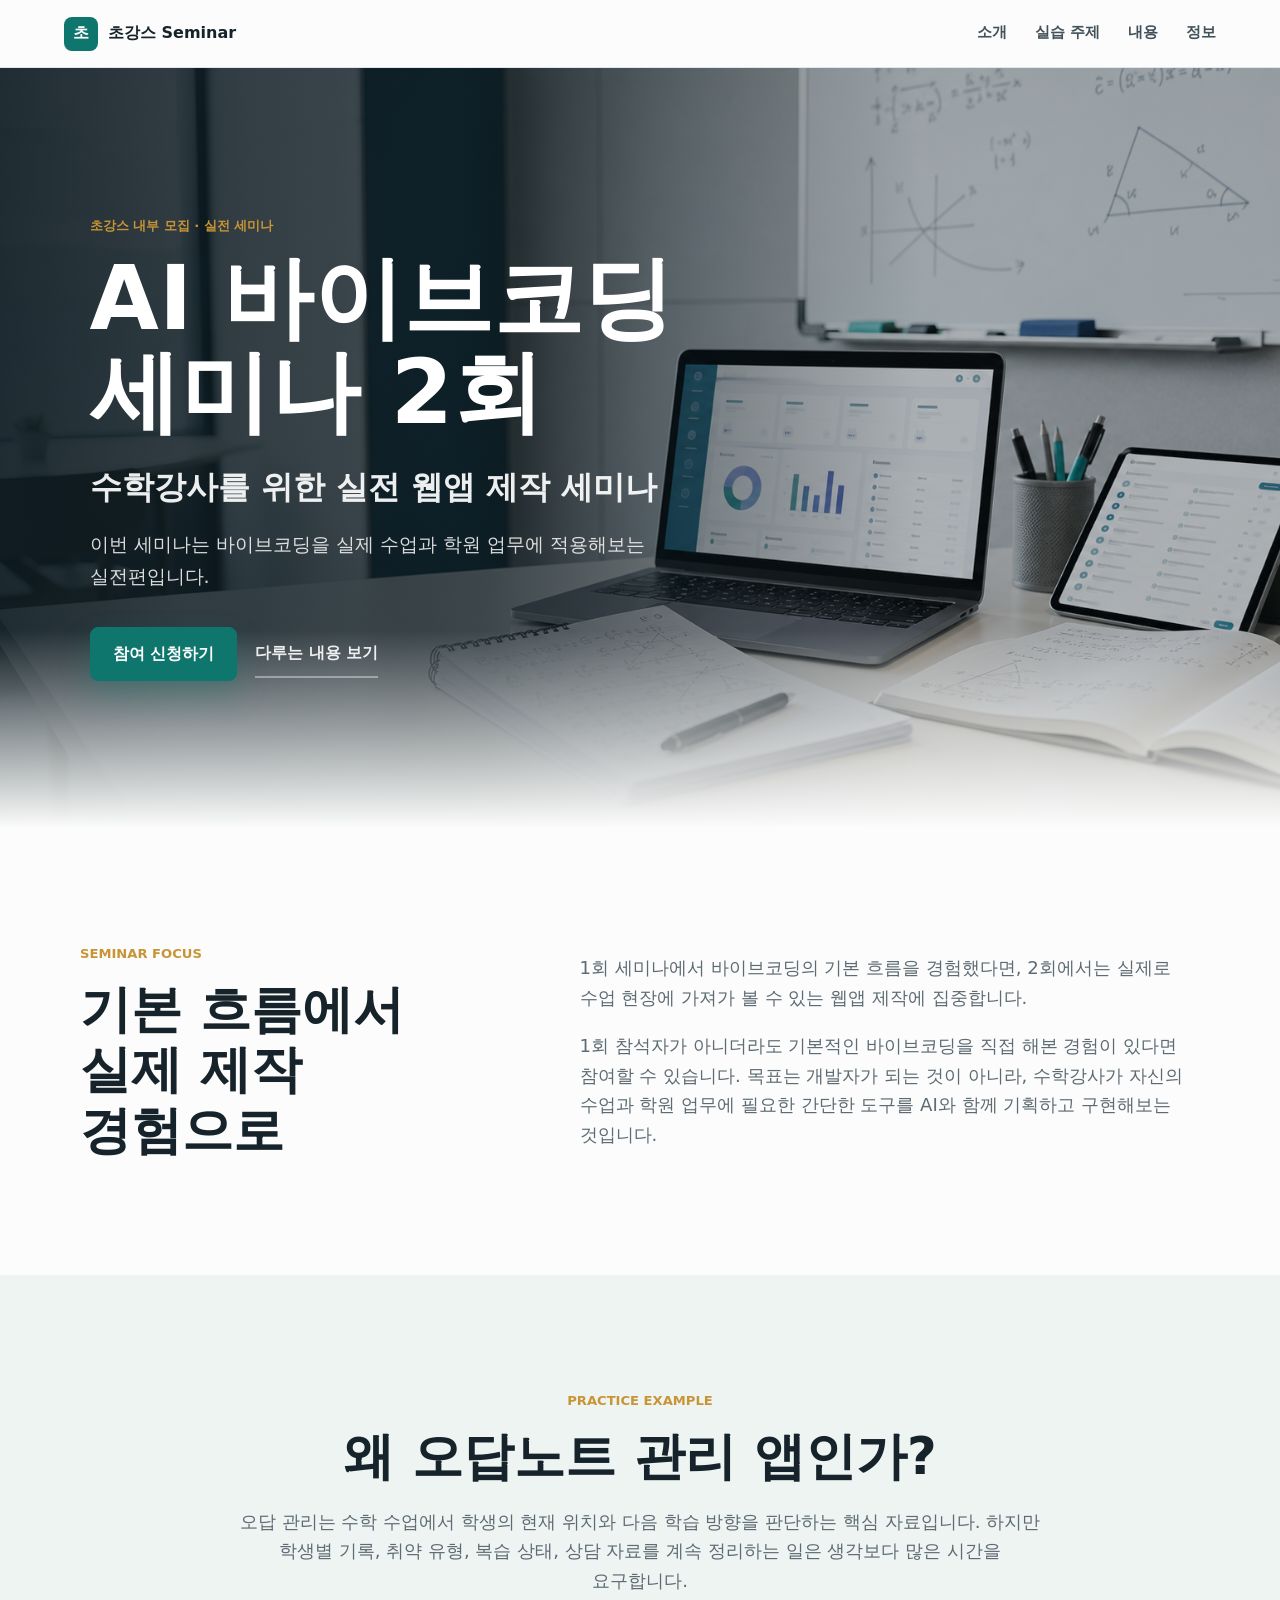
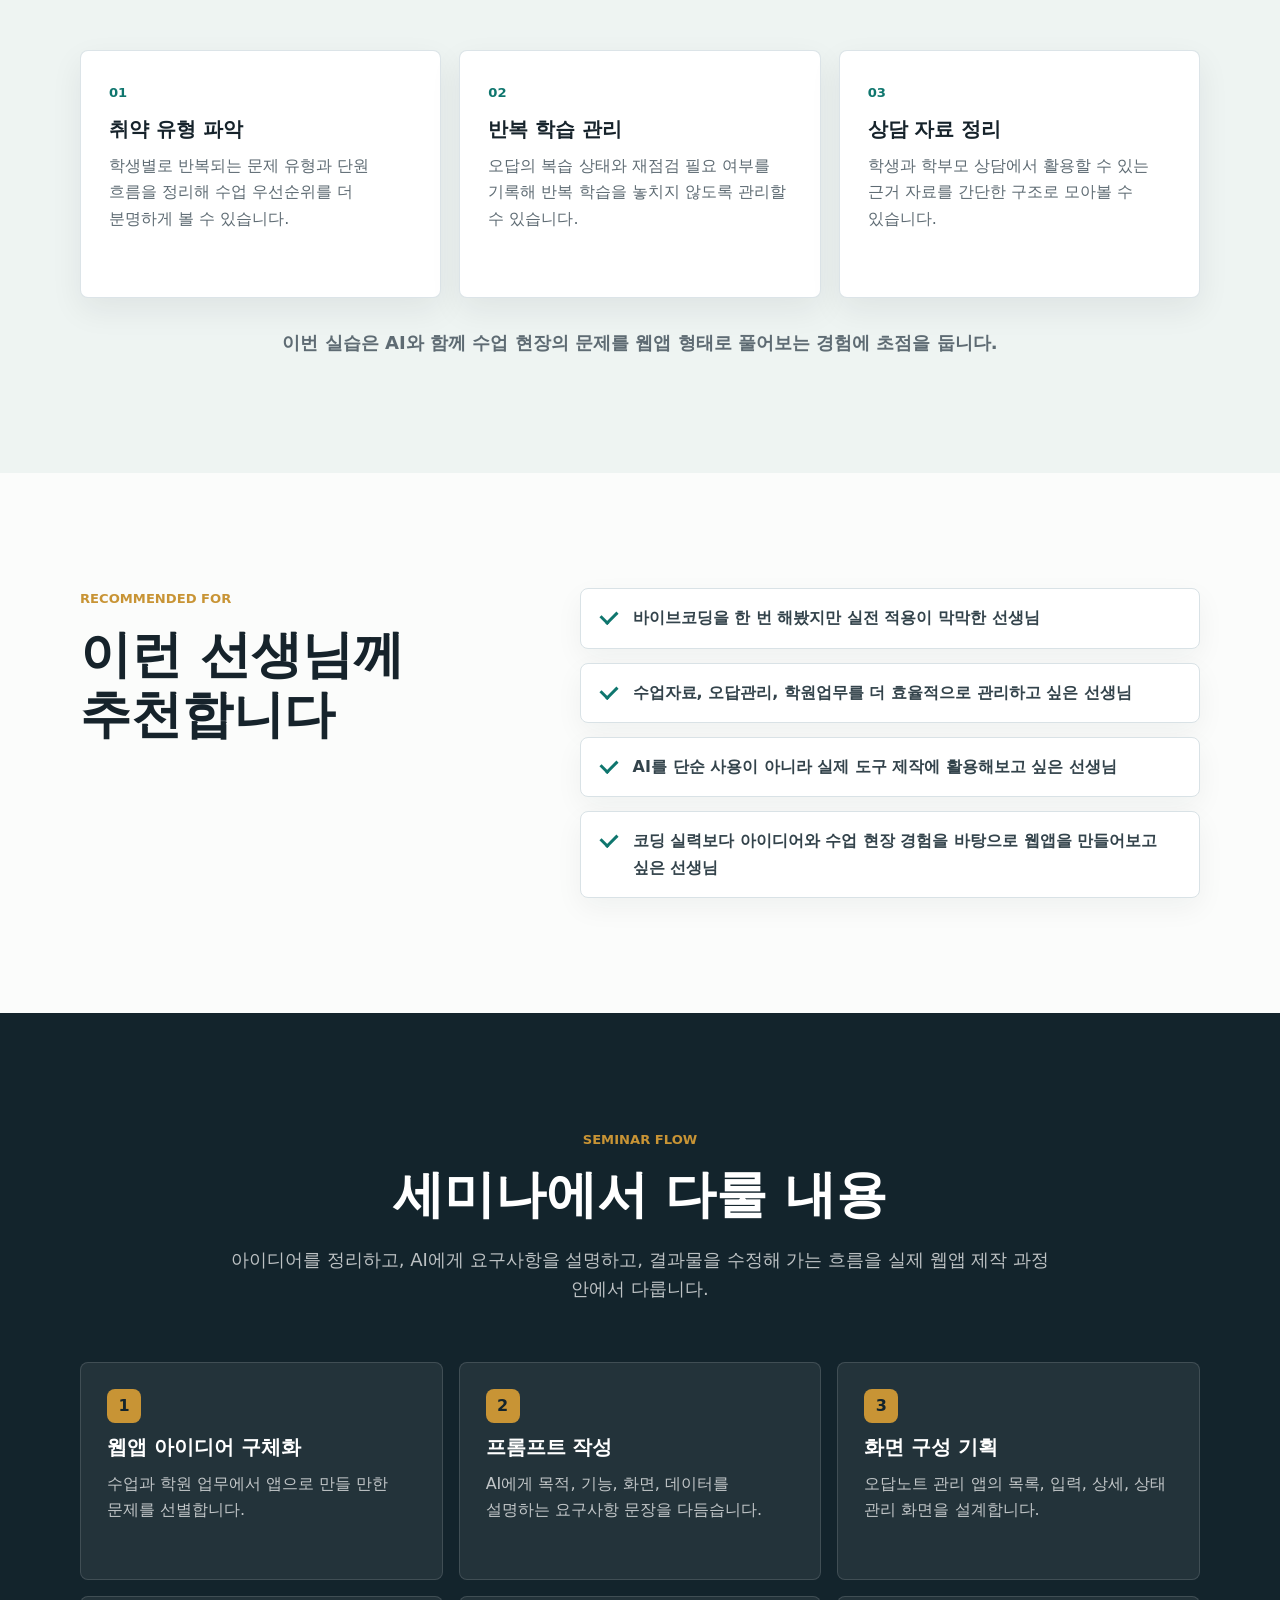
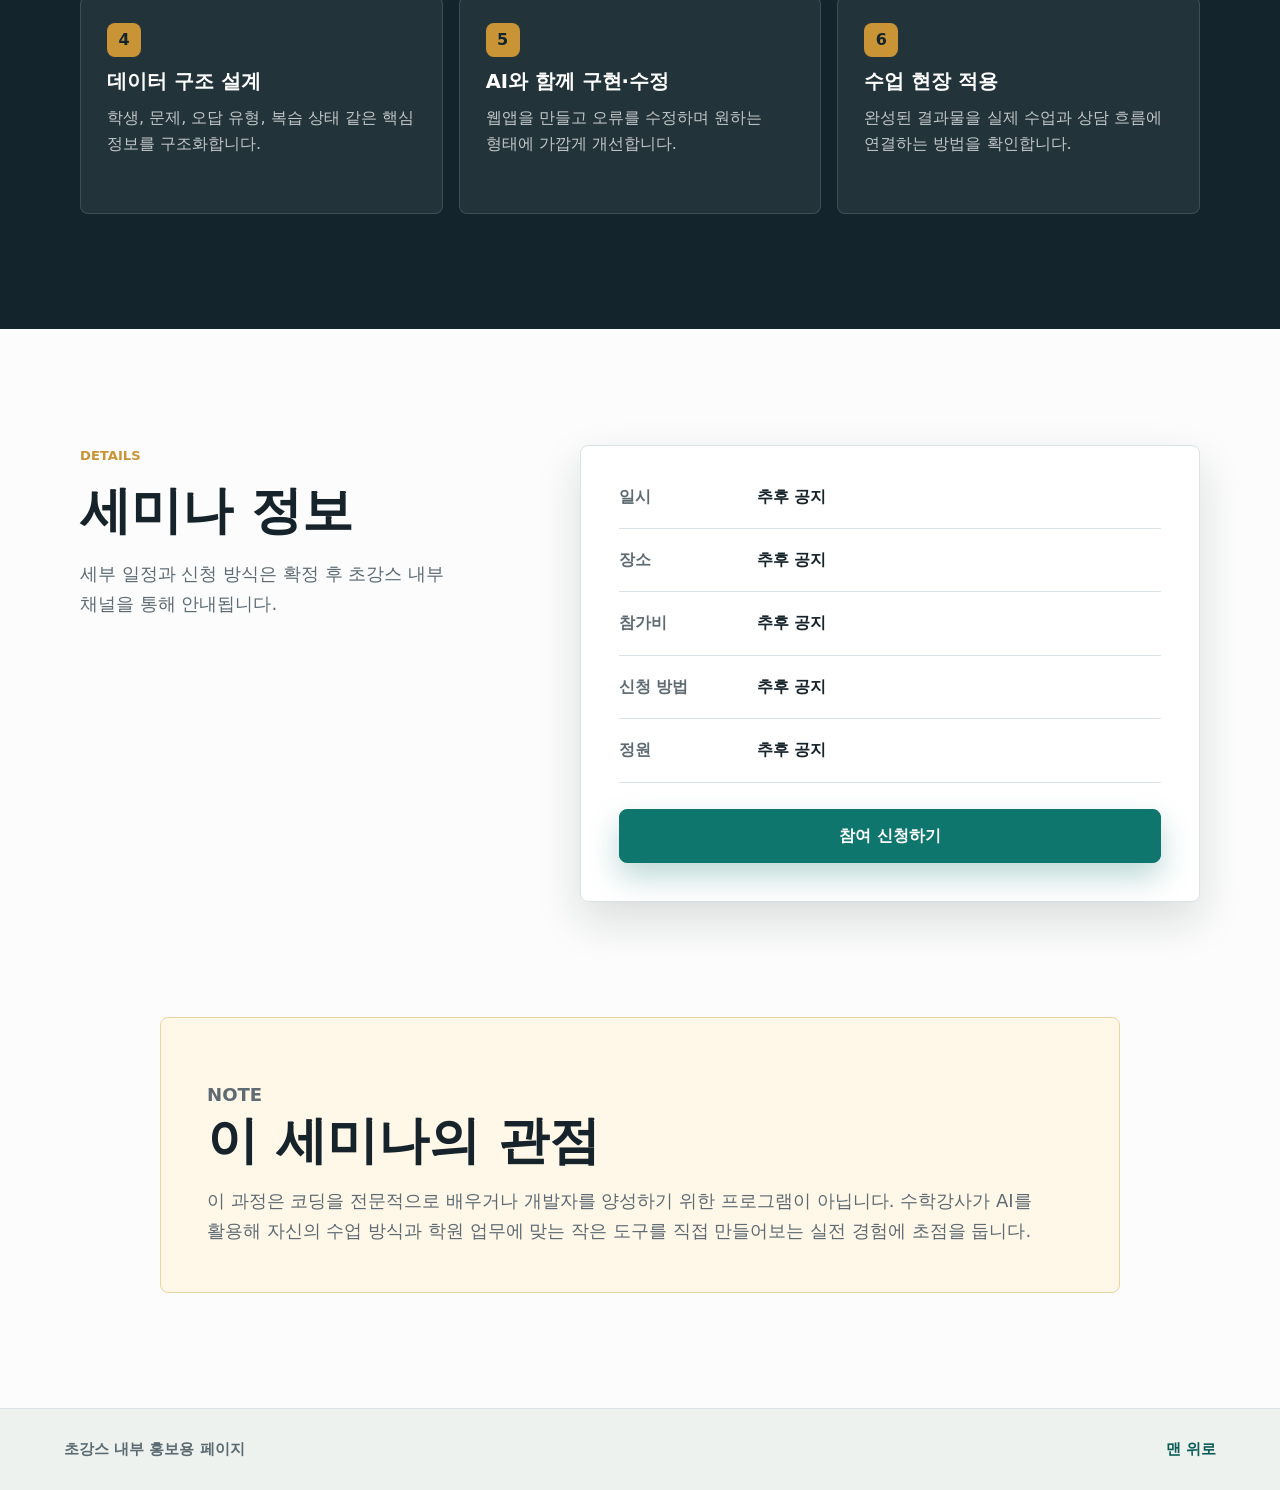
<file: index.html>
<!doctype html>
<html lang="ko">
  <head>
    <meta charset="utf-8">
    <meta name="viewport" content="width=device-width, initial-scale=1">
    <title>AI 바이브코딩 세미나 2회 | 초강스</title>
    <meta
      name="description"
      content="초강스 수학강사를 위한 AI 바이브코딩 실전 웹앱 제작 세미나 안내 페이지입니다."
    >
    <link rel="stylesheet" href="./styles.css">
  </head>
  <body>
    <header class="site-header" aria-label="페이지 상단">
      <a class="brand" href="#top" aria-label="초강스 세미나 페이지 처음으로 이동">
        <span class="brand-mark">초</span>
        <span>초강스 Seminar</span>
      </a>
      <nav class="site-nav" aria-label="주요 섹션">
        <a href="#about">소개</a>
        <a href="#why">실습 주제</a>
        <a href="#curriculum">내용</a>
        <a href="#seminar-info">정보</a>
      </nav>
    </header>

    <main id="top">
      <section class="hero" aria-labelledby="hero-title">
        <div class="hero-overlay"></div>
        <div class="hero-inner">
          <p class="eyebrow">초강스 내부 모집 · 실전 세미나</p>
          <h1 id="hero-title">AI 바이브코딩 세미나 2회</h1>
          <p class="hero-subtitle">수학강사를 위한 실전 웹앱 제작 세미나</p>
          <p class="hero-copy">
            이번 세미나는 바이브코딩을 실제 수업과 학원 업무에 적용해보는
            실전편입니다.
          </p>
          <div class="hero-actions">
            <a class="primary-button" href="#seminar-info">참여 신청하기</a>
            <a class="secondary-link" href="#curriculum">다루는 내용 보기</a>
          </div>
        </div>
      </section>

      <section id="about" class="section section-intro" aria-labelledby="about-title">
        <div class="section-grid">
          <div>
            <p class="section-kicker">Seminar Focus</p>
            <h2 id="about-title">기본 흐름에서 실제 제작 경험으로</h2>
          </div>
          <div class="section-copy">
            <p>
              1회 세미나에서 바이브코딩의 기본 흐름을 경험했다면, 2회에서는
              실제로 수업 현장에 가져가 볼 수 있는 웹앱 제작에 집중합니다.
            </p>
            <p>
              1회 참석자가 아니더라도 기본적인 바이브코딩을 직접 해본 경험이
              있다면 참여할 수 있습니다. 목표는 개발자가 되는 것이 아니라,
              수학강사가 자신의 수업과 학원 업무에 필요한 간단한 도구를 AI와
              함께 기획하고 구현해보는 것입니다.
            </p>
          </div>
        </div>
      </section>

      <section id="why" class="section section-muted" aria-labelledby="why-title">
        <div class="content-narrow">
          <p class="section-kicker">Practice Example</p>
          <h2 id="why-title">왜 오답노트 관리 앱인가?</h2>
          <p class="lead">
            오답 관리는 수학 수업에서 학생의 현재 위치와 다음 학습 방향을
            판단하는 핵심 자료입니다. 하지만 학생별 기록, 취약 유형, 복습 상태,
            상담 자료를 계속 정리하는 일은 생각보다 많은 시간을 요구합니다.
          </p>
        </div>
        <div class="feature-grid" aria-label="오답노트 관리 앱 활용 포인트">
          <article class="feature-card">
            <span class="feature-number">01</span>
            <h3>취약 유형 파악</h3>
            <p>
              학생별로 반복되는 문제 유형과 단원 흐름을 정리해 수업 우선순위를
              더 분명하게 볼 수 있습니다.
            </p>
          </article>
          <article class="feature-card">
            <span class="feature-number">02</span>
            <h3>반복 학습 관리</h3>
            <p>
              오답의 복습 상태와 재점검 필요 여부를 기록해 반복 학습을 놓치지
              않도록 관리할 수 있습니다.
            </p>
          </article>
          <article class="feature-card">
            <span class="feature-number">03</span>
            <h3>상담 자료 정리</h3>
            <p>
              학생과 학부모 상담에서 활용할 수 있는 근거 자료를 간단한 구조로
              모아볼 수 있습니다.
            </p>
          </article>
        </div>
        <p class="supporting-note">
          이번 실습은 AI와 함께 수업 현장의 문제를 웹앱 형태로 풀어보는 경험에
          초점을 둡니다.
        </p>
      </section>

      <section class="section" aria-labelledby="recommend-title">
        <div class="section-grid align-start">
          <div>
            <p class="section-kicker">Recommended For</p>
            <h2 id="recommend-title">이런 선생님께 추천합니다</h2>
          </div>
          <ul class="check-list">
            <li>바이브코딩을 한 번 해봤지만 실전 적용이 막막한 선생님</li>
            <li>수업자료, 오답관리, 학원업무를 더 효율적으로 관리하고 싶은 선생님</li>
            <li>AI를 단순 사용이 아니라 실제 도구 제작에 활용해보고 싶은 선생님</li>
            <li>코딩 실력보다 아이디어와 수업 현장 경험을 바탕으로 웹앱을 만들어보고 싶은 선생님</li>
          </ul>
        </div>
      </section>

      <section id="curriculum" class="section section-dark" aria-labelledby="curriculum-title">
        <div class="content-narrow">
          <p class="section-kicker">Seminar Flow</p>
          <h2 id="curriculum-title">세미나에서 다룰 내용</h2>
          <p class="lead">
            아이디어를 정리하고, AI에게 요구사항을 설명하고, 결과물을 수정해
            가는 흐름을 실제 웹앱 제작 과정 안에서 다룹니다.
          </p>
        </div>
        <div class="timeline" aria-label="세미나 진행 내용">
          <article class="timeline-item">
            <span>1</span>
            <h3>웹앱 아이디어 구체화</h3>
            <p>수업과 학원 업무에서 앱으로 만들 만한 문제를 선별합니다.</p>
          </article>
          <article class="timeline-item">
            <span>2</span>
            <h3>프롬프트 작성</h3>
            <p>AI에게 목적, 기능, 화면, 데이터를 설명하는 요구사항 문장을 다듬습니다.</p>
          </article>
          <article class="timeline-item">
            <span>3</span>
            <h3>화면 구성 기획</h3>
            <p>오답노트 관리 앱의 목록, 입력, 상세, 상태 관리 화면을 설계합니다.</p>
          </article>
          <article class="timeline-item">
            <span>4</span>
            <h3>데이터 구조 설계</h3>
            <p>학생, 문제, 오답 유형, 복습 상태 같은 핵심 정보를 구조화합니다.</p>
          </article>
          <article class="timeline-item">
            <span>5</span>
            <h3>AI와 함께 구현·수정</h3>
            <p>웹앱을 만들고 오류를 수정하며 원하는 형태에 가깝게 개선합니다.</p>
          </article>
          <article class="timeline-item">
            <span>6</span>
            <h3>수업 현장 적용</h3>
            <p>완성된 결과물을 실제 수업과 상담 흐름에 연결하는 방법을 확인합니다.</p>
          </article>
        </div>
      </section>

      <section id="seminar-info" class="section" aria-labelledby="info-title">
        <div class="info-layout">
          <div>
            <p class="section-kicker">Details</p>
            <h2 id="info-title">세미나 정보</h2>
            <p class="lead">
              세부 일정과 신청 방식은 확정 후 초강스 내부 채널을 통해 안내됩니다.
            </p>
          </div>
          <div class="info-panel" id="apply" aria-label="세미나 상세 정보">
            <dl>
              <div>
                <dt>일시</dt>
                <dd>추후 공지</dd>
              </div>
              <div>
                <dt>장소</dt>
                <dd>추후 공지</dd>
              </div>
              <div>
                <dt>참가비</dt>
                <dd>추후 공지</dd>
              </div>
              <div>
                <dt>신청 방법</dt>
                <dd>추후 공지</dd>
              </div>
              <div>
                <dt>정원</dt>
                <dd>추후 공지</dd>
              </div>
            </dl>
            <a class="primary-button full-width" href="mailto:?subject=AI%20%EB%B0%94%EC%9D%B4%EB%B8%8C%EC%BD%94%EB%94%A9%20%EC%84%B8%EB%AF%B8%EB%82%98%202%ED%9A%8C%20%EC%B0%B8%EC%97%AC%20%EC%8B%A0%EC%B2%AD">
              참여 신청하기
            </a>
          </div>
        </div>
      </section>

      <section class="section notice-section" aria-labelledby="notice-title">
        <div class="notice">
          <p class="section-kicker">Note</p>
          <h2 id="notice-title">이 세미나의 관점</h2>
          <p>
            이 과정은 코딩을 전문적으로 배우거나 개발자를 양성하기 위한
            프로그램이 아닙니다. 수학강사가 AI를 활용해 자신의 수업 방식과 학원
            업무에 맞는 작은 도구를 직접 만들어보는 실전 경험에 초점을 둡니다.
          </p>
        </div>
      </section>
    </main>

    <footer class="site-footer">
      <p>초강스 내부 홍보용 페이지</p>
      <a href="#top">맨 위로</a>
    </footer>
  </body>
</html>
</file>
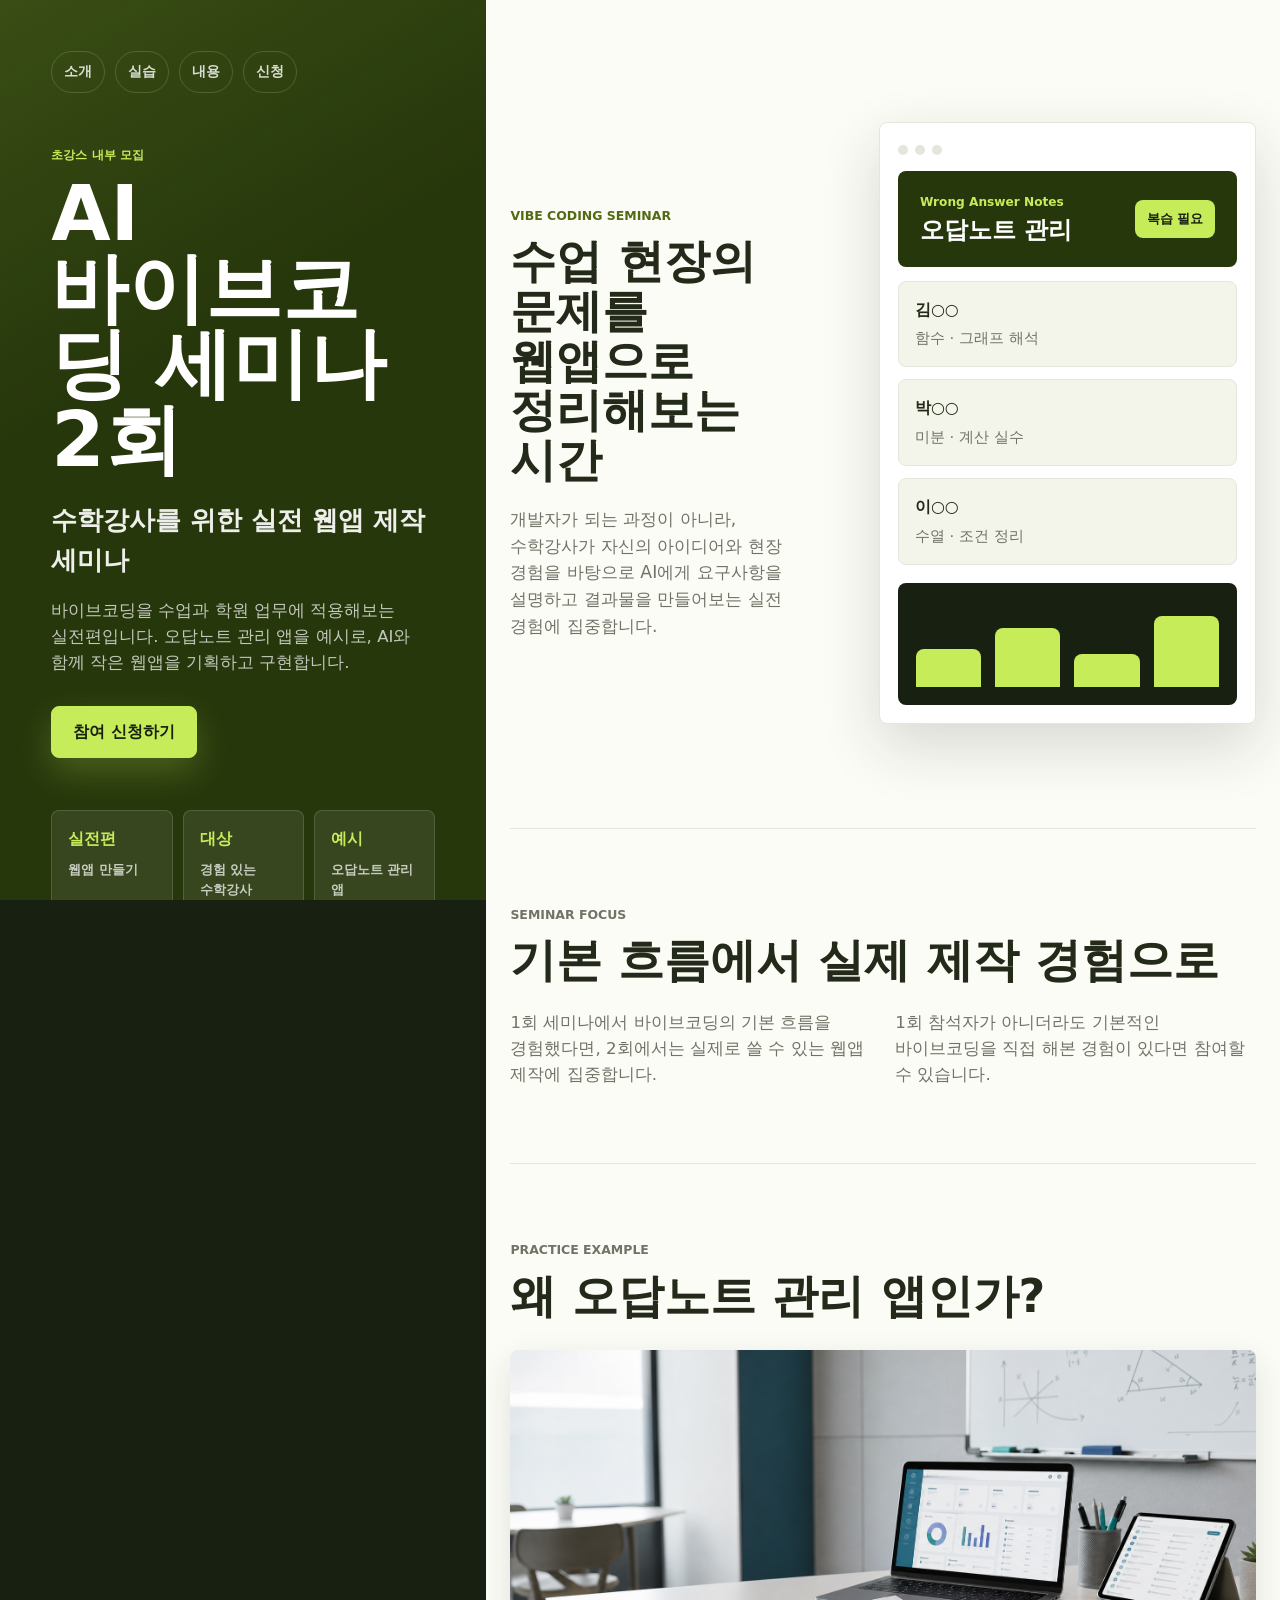
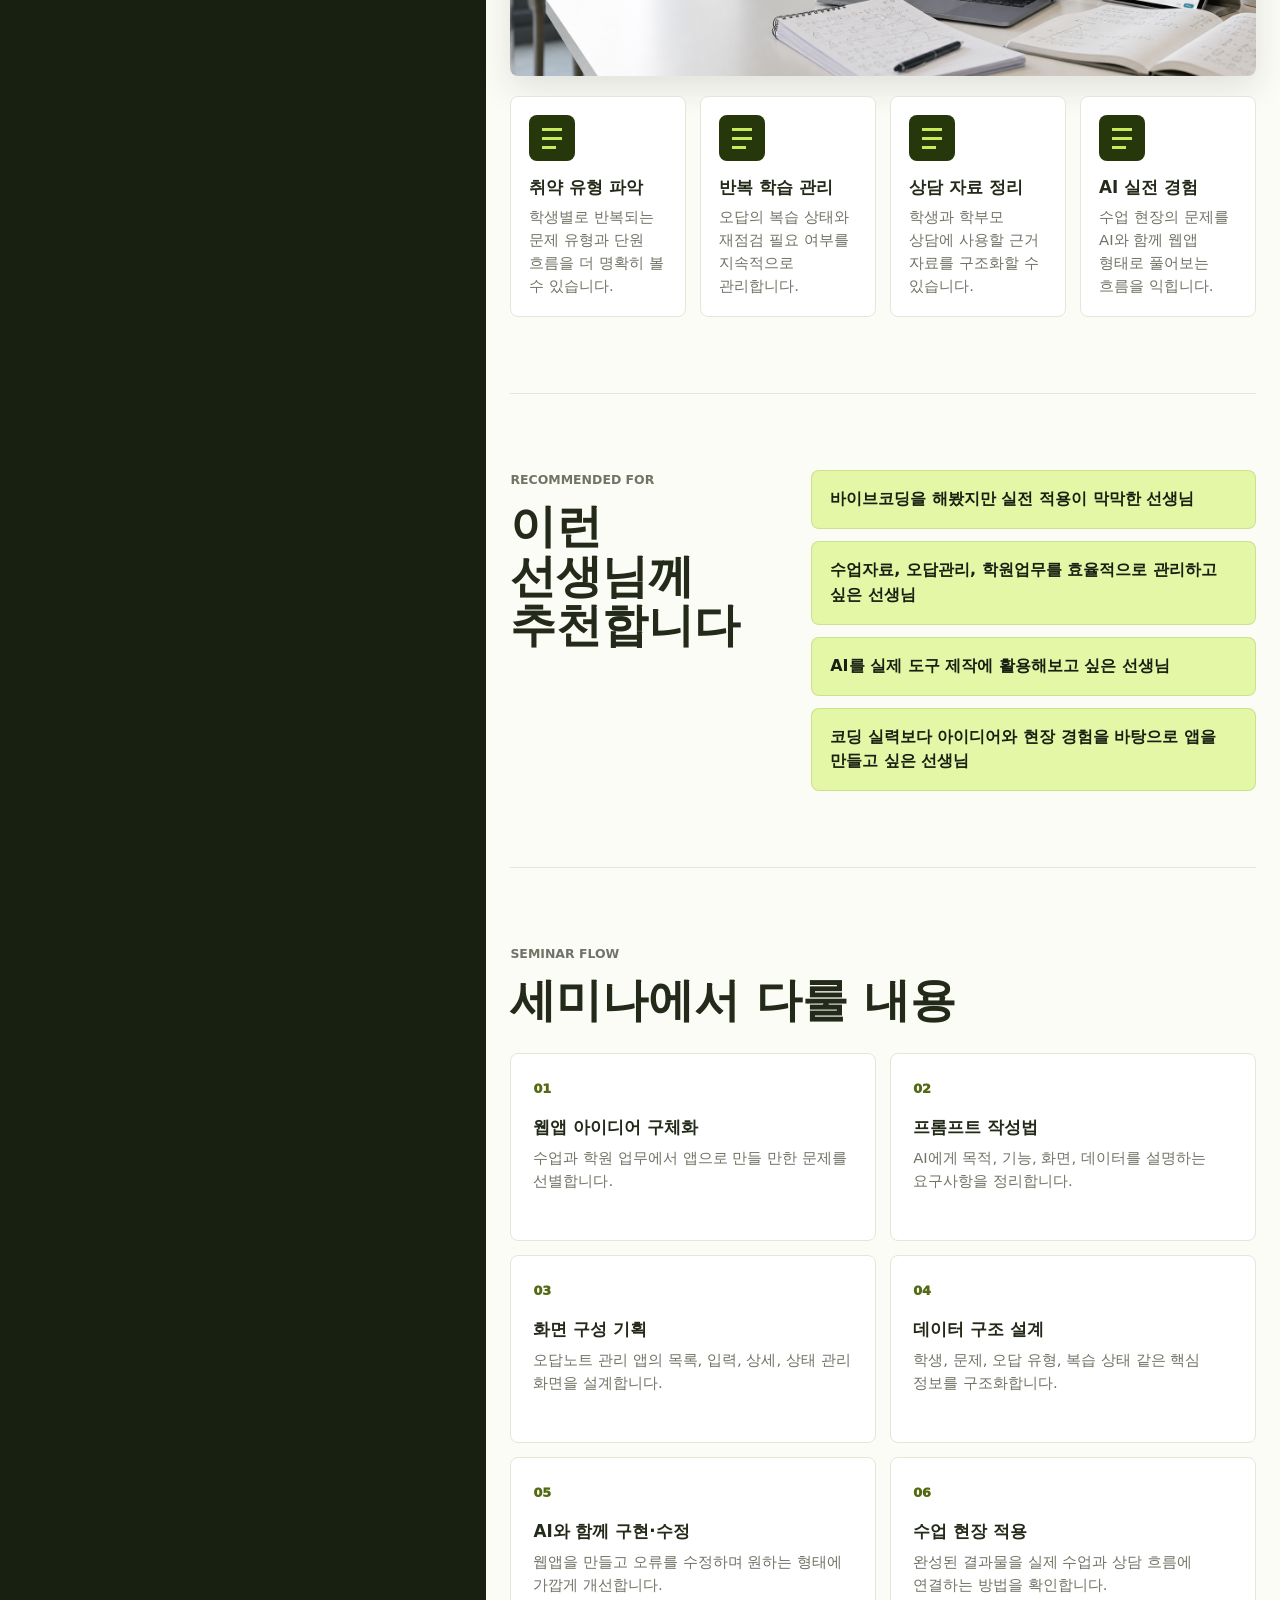
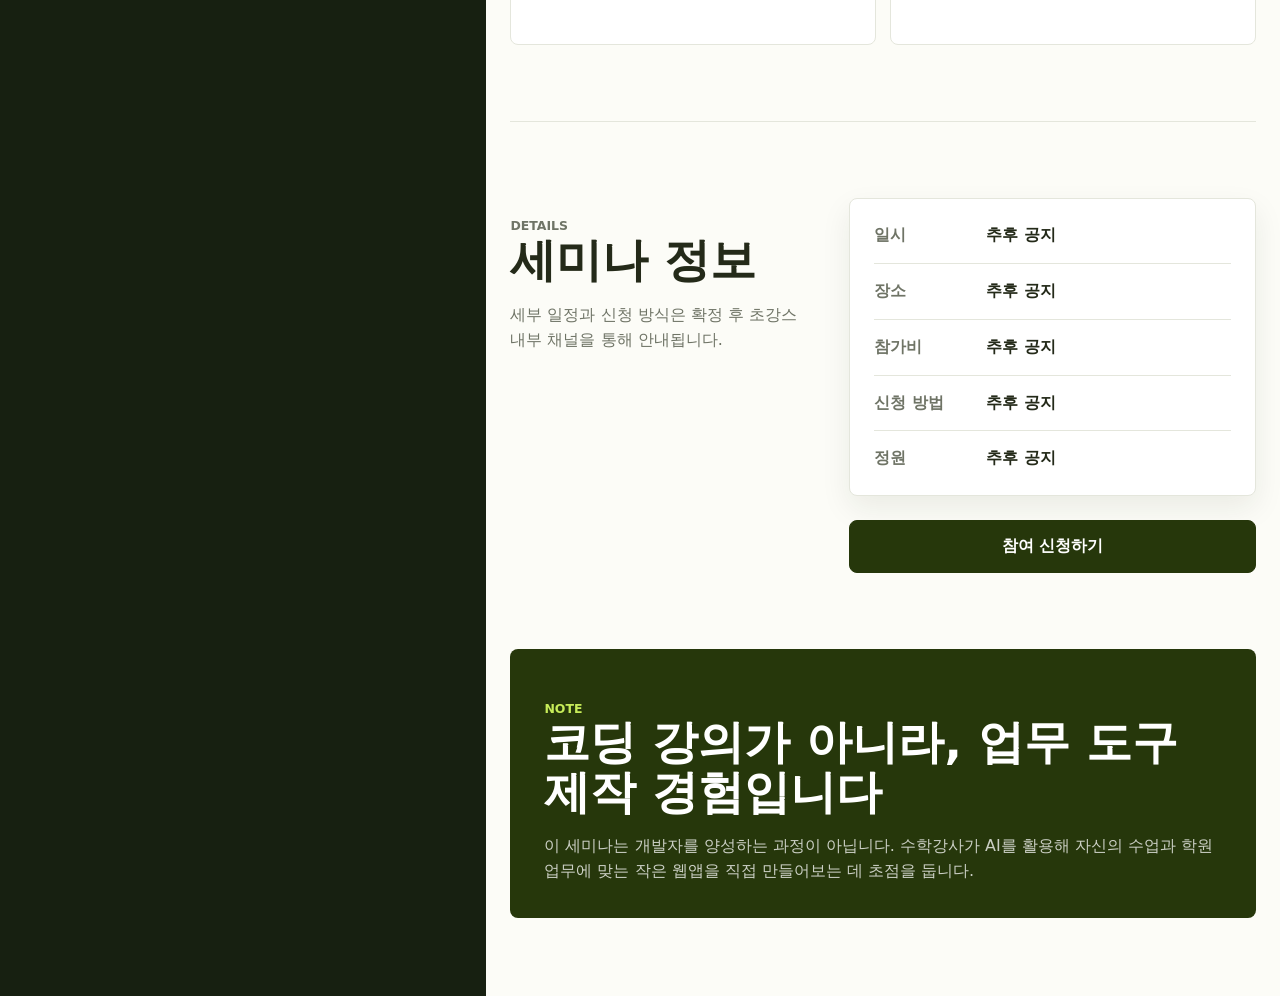
<file: versions/figma-reference/index.html>
<!doctype html>
<html lang="ko">
  <head>
    <meta charset="utf-8">
    <meta name="viewport" content="width=device-width, initial-scale=1">
    <title>AI 바이브코딩 세미나 2회 | 초강스 Figma 참고 버전</title>
    <meta
      name="description"
      content="Figma 레퍼런스 디자인 톤을 참고한 초강스 AI 바이브코딩 세미나 2회 내부 홍보 페이지입니다."
    >
    <link rel="stylesheet" href="./styles.css">
  </head>
  <body>
    <main class="page-shell">
      <aside class="side-hero" aria-labelledby="side-title">
        <nav class="top-nav" aria-label="페이지 이동">
          <a href="#about">소개</a>
          <a href="#practice">실습</a>
          <a href="#program">내용</a>
          <a href="#apply">신청</a>
        </nav>

        <div class="side-content">
          <p class="small-label">초강스 내부 모집</p>
          <h1 id="side-title">AI 바이브코딩 세미나 2회</h1>
          <p class="side-subtitle">수학강사를 위한 실전 웹앱 제작 세미나</p>
          <p class="side-copy">
            바이브코딩을 수업과 학원 업무에 적용해보는 실전편입니다.
            오답노트 관리 앱을 예시로, AI와 함께 작은 웹앱을 기획하고 구현합니다.
          </p>
          <a class="cta-button" href="#apply">참여 신청하기</a>
        </div>

        <div class="quick-stats" aria-label="세미나 핵심 요약">
          <div>
            <strong>실전편</strong>
            <span>웹앱 만들기</span>
          </div>
          <div>
            <strong>대상</strong>
            <span>경험 있는 수학강사</span>
          </div>
          <div>
            <strong>예시</strong>
            <span>오답노트 관리 앱</span>
          </div>
        </div>
      </aside>

      <section class="content-panel" aria-label="세미나 상세 안내">
        <section class="app-showcase" aria-labelledby="showcase-title">
          <div class="showcase-copy">
            <p class="small-label">Vibe Coding Seminar</p>
            <h2 id="showcase-title">수업 현장의 문제를 웹앱으로 정리해보는 시간</h2>
            <p>
              개발자가 되는 과정이 아니라, 수학강사가 자신의 아이디어와 현장
              경험을 바탕으로 AI에게 요구사항을 설명하고 결과물을 만들어보는
              실전 경험에 집중합니다.
            </p>
          </div>

          <div class="mock-app" aria-label="오답노트 관리 앱 예시 화면">
            <div class="mock-toolbar">
              <span></span>
              <span></span>
              <span></span>
            </div>
            <div class="mock-header">
              <div>
                <small>Wrong Answer Notes</small>
                <strong>오답노트 관리</strong>
              </div>
              <button type="button">복습 필요</button>
            </div>
            <div class="mock-grid">
              <article>
                <b>김○○</b>
                <span>함수 · 그래프 해석</span>
              </article>
              <article>
                <b>박○○</b>
                <span>미분 · 계산 실수</span>
              </article>
              <article>
                <b>이○○</b>
                <span>수열 · 조건 정리</span>
              </article>
            </div>
            <div class="mock-chart">
              <span style="height: 44%"></span>
              <span style="height: 68%"></span>
              <span style="height: 38%"></span>
              <span style="height: 82%"></span>
            </div>
          </div>
        </section>

        <section id="about" class="section-block">
          <p class="small-label">Seminar Focus</p>
          <h2>기본 흐름에서 실제 제작 경험으로</h2>
          <div class="two-column">
            <p>
              1회 세미나에서 바이브코딩의 기본 흐름을 경험했다면, 2회에서는
              실제로 쓸 수 있는 웹앱 제작에 집중합니다.
            </p>
            <p>
              1회 참석자가 아니더라도 기본적인 바이브코딩을 직접 해본 경험이
              있다면 참여할 수 있습니다.
            </p>
          </div>
        </section>

        <section id="practice" class="section-block">
          <p class="small-label">Practice Example</p>
          <h2>왜 오답노트 관리 앱인가?</h2>
          <img
            class="wide-image"
            src="../../assets/hero-ai-vibecoding.png"
            alt="AI와 함께 수학 수업용 웹앱을 기획하는 작업 공간"
          >
          <div class="benefit-grid" aria-label="오답노트 관리 활용 포인트">
            <article>
              <span class="line-icon" aria-hidden="true"></span>
              <h3>취약 유형 파악</h3>
              <p>학생별로 반복되는 문제 유형과 단원 흐름을 더 명확히 볼 수 있습니다.</p>
            </article>
            <article>
              <span class="line-icon" aria-hidden="true"></span>
              <h3>반복 학습 관리</h3>
              <p>오답의 복습 상태와 재점검 필요 여부를 지속적으로 관리합니다.</p>
            </article>
            <article>
              <span class="line-icon" aria-hidden="true"></span>
              <h3>상담 자료 정리</h3>
              <p>학생과 학부모 상담에 사용할 근거 자료를 구조화할 수 있습니다.</p>
            </article>
            <article>
              <span class="line-icon" aria-hidden="true"></span>
              <h3>AI 실전 경험</h3>
              <p>수업 현장의 문제를 AI와 함께 웹앱 형태로 풀어보는 흐름을 익힙니다.</p>
            </article>
          </div>
        </section>

        <section class="section-block audience-block" aria-labelledby="audience-title">
          <div>
            <p class="small-label">Recommended For</p>
            <h2 id="audience-title">이런 선생님께 추천합니다</h2>
          </div>
          <ul class="pill-list">
            <li>바이브코딩을 해봤지만 실전 적용이 막막한 선생님</li>
            <li>수업자료, 오답관리, 학원업무를 효율적으로 관리하고 싶은 선생님</li>
            <li>AI를 실제 도구 제작에 활용해보고 싶은 선생님</li>
            <li>코딩 실력보다 아이디어와 현장 경험을 바탕으로 앱을 만들고 싶은 선생님</li>
          </ul>
        </section>

        <section id="program" class="section-block program-block">
          <p class="small-label">Seminar Flow</p>
          <h2>세미나에서 다룰 내용</h2>
          <div class="program-list">
            <article>
              <span>01</span>
              <h3>웹앱 아이디어 구체화</h3>
              <p>수업과 학원 업무에서 앱으로 만들 만한 문제를 선별합니다.</p>
            </article>
            <article>
              <span>02</span>
              <h3>프롬프트 작성법</h3>
              <p>AI에게 목적, 기능, 화면, 데이터를 설명하는 요구사항을 정리합니다.</p>
            </article>
            <article>
              <span>03</span>
              <h3>화면 구성 기획</h3>
              <p>오답노트 관리 앱의 목록, 입력, 상세, 상태 관리 화면을 설계합니다.</p>
            </article>
            <article>
              <span>04</span>
              <h3>데이터 구조 설계</h3>
              <p>학생, 문제, 오답 유형, 복습 상태 같은 핵심 정보를 구조화합니다.</p>
            </article>
            <article>
              <span>05</span>
              <h3>AI와 함께 구현·수정</h3>
              <p>웹앱을 만들고 오류를 수정하며 원하는 형태에 가깝게 개선합니다.</p>
            </article>
            <article>
              <span>06</span>
              <h3>수업 현장 적용</h3>
              <p>완성된 결과물을 실제 수업과 상담 흐름에 연결하는 방법을 확인합니다.</p>
            </article>
          </div>
        </section>

        <section id="apply" class="section-block apply-block">
          <div>
            <p class="small-label">Details</p>
            <h2>세미나 정보</h2>
            <p>
              세부 일정과 신청 방식은 확정 후 초강스 내부 채널을 통해 안내됩니다.
            </p>
          </div>
          <dl class="info-list">
            <div>
              <dt>일시</dt>
              <dd>추후 공지</dd>
            </div>
            <div>
              <dt>장소</dt>
              <dd>추후 공지</dd>
            </div>
            <div>
              <dt>참가비</dt>
              <dd>추후 공지</dd>
            </div>
            <div>
              <dt>신청 방법</dt>
              <dd>추후 공지</dd>
            </div>
            <div>
              <dt>정원</dt>
              <dd>추후 공지</dd>
            </div>
          </dl>
          <a class="cta-button dark" href="mailto:?subject=AI%20%EB%B0%94%EC%9D%B4%EB%B8%8C%EC%BD%94%EB%94%A9%20%EC%84%B8%EB%AF%B8%EB%82%98%202%ED%9A%8C%20%EC%B0%B8%EC%97%AC%20%EC%8B%A0%EC%B2%AD">
            참여 신청하기
          </a>
        </section>

        <section class="closing-note" aria-labelledby="closing-title">
          <p class="small-label">Note</p>
          <h2 id="closing-title">코딩 강의가 아니라, 업무 도구 제작 경험입니다</h2>
          <p>
            이 세미나는 개발자를 양성하는 과정이 아닙니다. 수학강사가 AI를
            활용해 자신의 수업과 학원 업무에 맞는 작은 웹앱을 직접 만들어보는
            데 초점을 둡니다.
          </p>
        </section>
      </section>
    </main>
  </body>
</html>
</file>
<file: styles.css>
:root {
  --ink: #16232b;
  --muted: #5e6b73;
  --line: #d9e2e6;
  --paper: #fbfcfb;
  --soft: #eef4f2;
  --teal: #0f766e;
  --teal-dark: #0b5c56;
  --blue: #24507a;
  --gold: #c89435;
  --white: #ffffff;
  --shadow: 0 18px 45px rgba(22, 35, 43, 0.14);
}

* {
  box-sizing: border-box;
}

html {
  scroll-behavior: smooth;
}

body {
  margin: 0;
  color: var(--ink);
  background: var(--paper);
  font-family: "Pretendard", "Apple SD Gothic Neo", "Malgun Gothic", system-ui, sans-serif;
  line-height: 1.65;
  word-break: keep-all;
  overflow-wrap: break-word;
}

a {
  color: inherit;
  text-decoration: none;
}

.site-header {
  position: sticky;
  top: 0;
  z-index: 10;
  display: flex;
  align-items: center;
  justify-content: space-between;
  gap: 24px;
  min-height: 68px;
  padding: 14px clamp(20px, 5vw, 72px);
  background: rgba(251, 252, 251, 0.92);
  border-bottom: 1px solid rgba(217, 226, 230, 0.8);
  backdrop-filter: blur(14px);
}

.brand {
  display: inline-flex;
  align-items: center;
  gap: 10px;
  min-width: 0;
  font-weight: 800;
  letter-spacing: 0;
  white-space: nowrap;
}

.brand-mark {
  display: grid;
  place-items: center;
  width: 34px;
  height: 34px;
  color: var(--white);
  background: var(--teal);
  border-radius: 8px;
  font-weight: 900;
}

.site-nav {
  display: flex;
  align-items: center;
  gap: clamp(12px, 3vw, 28px);
  color: #42515a;
  font-size: 0.94rem;
  font-weight: 700;
}

.site-nav a {
  padding: 6px 0;
  border-bottom: 2px solid transparent;
}

.site-nav a:hover,
.site-nav a:focus-visible {
  color: var(--teal-dark);
  border-color: var(--teal);
}

.hero {
  position: relative;
  min-height: min(760px, calc(100svh - 68px));
  display: grid;
  align-items: center;
  overflow: hidden;
  color: var(--white);
  background:
    linear-gradient(90deg, rgba(8, 22, 29, 0.9) 0%, rgba(8, 22, 29, 0.72) 38%, rgba(8, 22, 29, 0.28) 72%),
    url("./assets/hero-ai-vibecoding.png") center / cover no-repeat;
}

.hero-overlay {
  position: absolute;
  inset: auto 0 0;
  height: 26%;
  background: linear-gradient(180deg, rgba(251, 252, 251, 0) 0%, var(--paper) 100%);
  pointer-events: none;
}

.hero-inner {
  position: relative;
  width: min(760px, calc(100% - 40px));
  margin-left: clamp(20px, 7vw, 92px);
  padding: clamp(48px, 9vw, 100px) 0;
}

.eyebrow,
.section-kicker {
  margin: 0 0 14px;
  color: var(--gold);
  font-size: 0.82rem;
  font-weight: 900;
  letter-spacing: 0;
  text-transform: uppercase;
}

.hero h1 {
  margin: 0;
  max-width: 11em;
  font-size: clamp(2.6rem, 7vw, 5.8rem);
  line-height: 1.05;
  letter-spacing: 0;
}

.hero-subtitle {
  margin: 22px 0 0;
  font-size: clamp(1.25rem, 2.5vw, 2rem);
  font-weight: 750;
  color: rgba(255, 255, 255, 0.92);
}

.hero-copy {
  max-width: 620px;
  margin: 16px 0 0;
  color: rgba(255, 255, 255, 0.84);
  font-size: clamp(1.03rem, 1.6vw, 1.2rem);
}

.hero-actions {
  display: flex;
  flex-wrap: wrap;
  align-items: center;
  gap: 18px;
  margin-top: 34px;
}

.primary-button {
  display: inline-flex;
  align-items: center;
  justify-content: center;
  min-height: 48px;
  padding: 13px 22px;
  color: var(--white);
  background: var(--teal);
  border: 1px solid var(--teal);
  border-radius: 8px;
  font-weight: 850;
  box-shadow: 0 14px 30px rgba(15, 118, 110, 0.28);
  transition: transform 160ms ease, background 160ms ease, box-shadow 160ms ease;
}

.primary-button:hover,
.primary-button:focus-visible {
  background: var(--teal-dark);
  transform: translateY(-1px);
  box-shadow: 0 18px 36px rgba(15, 118, 110, 0.34);
}

.secondary-link {
  display: inline-flex;
  align-items: center;
  min-height: 48px;
  color: rgba(255, 255, 255, 0.9);
  font-weight: 800;
  border-bottom: 2px solid rgba(255, 255, 255, 0.38);
}

.secondary-link:hover,
.secondary-link:focus-visible {
  color: var(--white);
  border-color: var(--white);
}

.section {
  padding: clamp(70px, 9vw, 118px) clamp(20px, 5vw, 72px);
}

.section-grid,
.info-layout {
  width: min(1120px, 100%);
  margin: 0 auto;
  display: grid;
  grid-template-columns: minmax(240px, 0.8fr) minmax(0, 1.2fr);
  gap: clamp(34px, 7vw, 86px);
  align-items: center;
}

.align-start {
  align-items: start;
}

.section h2,
.notice h2 {
  margin: 0;
  color: var(--ink);
  font-size: clamp(2rem, 4vw, 3.25rem);
  line-height: 1.18;
  letter-spacing: 0;
}

.section-copy p,
.lead,
.notice p,
.supporting-note {
  margin: 0;
  color: var(--muted);
  font-size: clamp(1rem, 1.45vw, 1.13rem);
}

.section-copy {
  display: grid;
  gap: 18px;
}

.section-muted {
  background: var(--soft);
}

.content-narrow {
  width: min(820px, 100%);
  margin: 0 auto;
  text-align: center;
}

.content-narrow .lead {
  margin-top: 20px;
}

.feature-grid {
  width: min(1120px, 100%);
  margin: clamp(34px, 5vw, 54px) auto 0;
  display: grid;
  grid-template-columns: repeat(3, minmax(0, 1fr));
  gap: 18px;
}

.feature-card {
  min-height: 248px;
  padding: 28px;
  background: var(--white);
  border: 1px solid rgba(217, 226, 230, 0.9);
  border-radius: 8px;
  box-shadow: 0 12px 32px rgba(22, 35, 43, 0.07);
}

.feature-number {
  color: var(--teal);
  font-size: 0.82rem;
  font-weight: 900;
}

.feature-card h3,
.timeline-item h3 {
  margin: 12px 0 10px;
  color: var(--ink);
  font-size: 1.22rem;
  line-height: 1.3;
  letter-spacing: 0;
}

.feature-card p,
.timeline-item p {
  margin: 0;
  color: var(--muted);
}

.supporting-note {
  width: min(820px, 100%);
  margin: 30px auto 0;
  text-align: center;
  font-weight: 700;
}

.check-list {
  display: grid;
  gap: 14px;
  margin: 0;
  padding: 0;
  list-style: none;
}

.check-list li {
  position: relative;
  min-height: 56px;
  padding: 16px 18px 16px 52px;
  background: var(--white);
  border: 1px solid var(--line);
  border-radius: 8px;
  color: #33434b;
  font-weight: 700;
  box-shadow: 0 10px 28px rgba(22, 35, 43, 0.05);
}

.check-list li::before {
  content: "";
  position: absolute;
  left: 20px;
  top: 21px;
  width: 13px;
  height: 8px;
  border-left: 3px solid var(--teal);
  border-bottom: 3px solid var(--teal);
  transform: rotate(-45deg);
}

.section-dark {
  color: var(--white);
  background: #13242c;
}

.section-dark h2,
.section-dark .timeline-item h3 {
  color: var(--white);
}

.section-dark .lead,
.section-dark .timeline-item p {
  color: rgba(255, 255, 255, 0.72);
}

.timeline {
  width: min(1120px, 100%);
  margin: clamp(34px, 5vw, 58px) auto 0;
  display: grid;
  grid-template-columns: repeat(3, minmax(0, 1fr));
  gap: 16px;
}

.timeline-item {
  min-height: 218px;
  padding: 26px;
  background: rgba(255, 255, 255, 0.07);
  border: 1px solid rgba(255, 255, 255, 0.13);
  border-radius: 8px;
}

.timeline-item span {
  display: grid;
  place-items: center;
  width: 34px;
  height: 34px;
  color: #13242c;
  background: var(--gold);
  border-radius: 8px;
  font-weight: 900;
}

.info-layout {
  align-items: start;
}

.info-layout .lead {
  margin-top: 18px;
}

.info-panel {
  padding: clamp(24px, 4vw, 38px);
  background: var(--white);
  border: 1px solid var(--line);
  border-radius: 8px;
  box-shadow: var(--shadow);
}

.info-panel dl {
  display: grid;
  gap: 0;
  margin: 0 0 26px;
}

.info-panel div {
  display: grid;
  grid-template-columns: 120px minmax(0, 1fr);
  gap: 18px;
  padding: 18px 0;
  border-bottom: 1px solid var(--line);
}

.info-panel div:first-child {
  padding-top: 0;
}

.info-panel dt {
  color: var(--muted);
  font-weight: 800;
}

.info-panel dd {
  margin: 0;
  color: var(--ink);
  font-weight: 900;
}

.full-width {
  width: 100%;
}

.notice-section {
  padding-top: 0;
}

.notice {
  width: min(960px, 100%);
  margin: 0 auto;
  padding: clamp(28px, 5vw, 46px);
  background: #fff7e8;
  border: 1px solid #ecd4a2;
  border-radius: 8px;
}

.notice p {
  margin-top: 16px;
}

.site-footer {
  display: flex;
  align-items: center;
  justify-content: space-between;
  gap: 18px;
  padding: 28px clamp(20px, 5vw, 72px);
  color: #5b6b72;
  background: #eef2ef;
  border-top: 1px solid var(--line);
  font-size: 0.94rem;
  font-weight: 700;
}

.site-footer p {
  margin: 0;
}

.site-footer a {
  color: var(--teal-dark);
}

@media (max-width: 860px) {
  .site-header {
    position: relative;
    align-items: flex-start;
    flex-direction: column;
    gap: 10px;
  }

  .site-nav {
    width: 100%;
    overflow-x: auto;
    padding-bottom: 2px;
  }

  .hero {
    min-height: 760px;
    background:
      linear-gradient(180deg, rgba(8, 22, 29, 0.86) 0%, rgba(8, 22, 29, 0.62) 50%, rgba(8, 22, 29, 0.34) 100%),
      url("./assets/hero-ai-vibecoding.png") 62% center / cover no-repeat;
  }

  .hero-inner {
    width: min(100% - 40px, 620px);
    margin: 0 auto;
    align-self: start;
    padding-top: 84px;
  }

  .section-grid,
  .info-layout {
    grid-template-columns: 1fr;
  }

  .feature-grid,
  .timeline {
    grid-template-columns: 1fr;
  }

  .feature-card,
  .timeline-item {
    min-height: auto;
  }
}

@media (max-width: 560px) {
  .site-nav {
    gap: 18px;
    font-size: 0.88rem;
  }

  .hero {
    min-height: 720px;
  }

  .hero h1 {
    font-size: clamp(2.35rem, 13vw, 3.25rem);
  }

  .hero-subtitle {
    font-size: 1.2rem;
  }

  .hero-actions {
    align-items: stretch;
    flex-direction: column;
  }

  .primary-button,
  .secondary-link {
    width: 100%;
    justify-content: center;
  }

  .info-panel div {
    grid-template-columns: 1fr;
    gap: 4px;
  }

  .site-footer {
    align-items: flex-start;
    flex-direction: column;
  }
}
</file>
<file: versions/figma-reference/styles.css>
:root {
  --olive-950: #172011;
  --olive-900: #26370b;
  --olive-800: #354a08;
  --olive-600: #536a12;
  --lime-300: #c7ec59;
  --lime-200: #e4f7a7;
  --paper: #fcfcf7;
  --ink: #242a19;
  --muted: #6f7466;
  --line: #e4e6dc;
  --white: #ffffff;
  --shadow: 0 22px 60px rgba(23, 32, 17, 0.16);
}

* {
  box-sizing: border-box;
}

html {
  scroll-behavior: smooth;
}

body {
  margin: 0;
  color: var(--ink);
  background: var(--olive-950);
  font-family: "Pretendard", "Apple SD Gothic Neo", "Malgun Gothic", system-ui, sans-serif;
  line-height: 1.55;
  word-break: keep-all;
  overflow-wrap: break-word;
}

a {
  color: inherit;
  text-decoration: none;
}

.page-shell {
  min-height: 100vh;
  display: grid;
  grid-template-columns: minmax(360px, 38vw) minmax(0, 1fr);
}

.side-hero {
  position: sticky;
  top: 0;
  height: 100vh;
  display: flex;
  flex-direction: column;
  justify-content: space-between;
  padding: clamp(28px, 4vw, 56px);
  color: var(--white);
  background:
    linear-gradient(150deg, rgba(199, 236, 89, 0.12), rgba(199, 236, 89, 0) 38%),
    var(--olive-900);
  overflow: hidden;
}

.top-nav,
.side-content,
.quick-stats {
  position: relative;
  z-index: 1;
}

.top-nav {
  display: flex;
  flex-wrap: wrap;
  gap: 10px;
}

.top-nav a {
  padding: 9px 12px;
  color: rgba(255, 255, 255, 0.82);
  border: 1px solid rgba(255, 255, 255, 0.16);
  border-radius: 999px;
  font-size: 0.86rem;
  font-weight: 800;
}

.top-nav a:hover,
.top-nav a:focus-visible {
  color: var(--olive-950);
  background: var(--lime-300);
  border-color: var(--lime-300);
}

.small-label {
  margin: 0 0 12px;
  color: var(--olive-600);
  font-size: 0.78rem;
  font-weight: 900;
  letter-spacing: 0;
  text-transform: uppercase;
}

.side-hero .small-label {
  color: var(--lime-300);
}

.side-content {
  max-width: 560px;
  padding: 52px 0;
}

.side-content h1 {
  margin: 0;
  font-size: clamp(3rem, 6vw, 5.7rem);
  line-height: 0.98;
  letter-spacing: 0;
}

.side-subtitle {
  margin: 24px 0 0;
  color: rgba(255, 255, 255, 0.92);
  font-size: clamp(1.16rem, 2vw, 1.7rem);
  font-weight: 850;
}

.side-copy {
  margin: 18px 0 0;
  max-width: 34rem;
  color: rgba(255, 255, 255, 0.72);
  font-size: 1.04rem;
}

.cta-button {
  display: inline-flex;
  align-items: center;
  justify-content: center;
  min-height: 48px;
  margin-top: 30px;
  padding: 13px 21px;
  color: var(--olive-950);
  background: var(--lime-300);
  border: 1px solid var(--lime-300);
  border-radius: 8px;
  font-weight: 900;
  box-shadow: 0 14px 35px rgba(199, 236, 89, 0.23);
  transition: transform 160ms ease, box-shadow 160ms ease, background 160ms ease;
}

.cta-button:hover,
.cta-button:focus-visible {
  transform: translateY(-1px);
  background: var(--lime-200);
  box-shadow: 0 18px 42px rgba(199, 236, 89, 0.3);
}

.cta-button.dark {
  width: 100%;
  color: var(--white);
  background: var(--olive-900);
  border-color: var(--olive-900);
  box-shadow: none;
}

.cta-button.dark:hover,
.cta-button.dark:focus-visible {
  background: var(--olive-800);
}

.quick-stats {
  display: grid;
  grid-template-columns: repeat(3, minmax(0, 1fr));
  gap: 10px;
}

.quick-stats div {
  min-height: 98px;
  padding: 16px;
  background: rgba(255, 255, 255, 0.08);
  border: 1px solid rgba(255, 255, 255, 0.14);
  border-radius: 8px;
}

.quick-stats strong,
.quick-stats span {
  display: block;
}

.quick-stats strong {
  color: var(--lime-300);
  font-size: 1rem;
}

.quick-stats span {
  margin-top: 8px;
  color: rgba(255, 255, 255, 0.72);
  font-size: 0.82rem;
  font-weight: 700;
}

.content-panel {
  background: var(--paper);
}

.app-showcase,
.section-block,
.closing-note {
  width: min(980px, calc(100% - 48px));
  margin: 0 auto;
}

.app-showcase {
  min-height: 92vh;
  display: grid;
  grid-template-columns: minmax(0, 0.9fr) minmax(320px, 1.1fr);
  gap: clamp(28px, 5vw, 60px);
  align-items: center;
  padding: clamp(58px, 7vw, 92px) 0 72px;
}

.showcase-copy h2,
.section-block h2,
.closing-note h2 {
  margin: 0;
  color: var(--ink);
  font-size: clamp(2.05rem, 3.6vw, 3.65rem);
  line-height: 1.08;
  letter-spacing: 0;
}

.showcase-copy p:not(.small-label),
.section-block p,
.closing-note p,
.program-list p,
.benefit-grid p {
  color: var(--muted);
}

.showcase-copy p:not(.small-label) {
  margin: 20px 0 0;
  font-size: 1.08rem;
}

.mock-app {
  padding: 18px;
  background: var(--white);
  border: 1px solid var(--line);
  border-radius: 8px;
  box-shadow: var(--shadow);
}

.mock-toolbar {
  display: flex;
  gap: 7px;
  padding: 4px 0 16px;
}

.mock-toolbar span {
  width: 10px;
  height: 10px;
  background: var(--line);
  border-radius: 50%;
}

.mock-header {
  display: flex;
  align-items: center;
  justify-content: space-between;
  gap: 16px;
  padding: 22px;
  color: var(--white);
  background: var(--olive-900);
  border-radius: 8px;
}

.mock-header small,
.mock-header strong {
  display: block;
}

.mock-header small {
  color: var(--lime-300);
  font-size: 0.76rem;
  font-weight: 900;
}

.mock-header strong {
  margin-top: 4px;
  font-size: 1.5rem;
  line-height: 1.2;
}

.mock-header button {
  flex: 0 0 auto;
  padding: 10px 12px;
  color: var(--olive-950);
  background: var(--lime-300);
  border: 0;
  border-radius: 8px;
  font-weight: 900;
}

.mock-grid {
  display: grid;
  gap: 12px;
  margin-top: 14px;
}

.mock-grid article {
  padding: 16px;
  background: #f3f5ea;
  border: 1px solid var(--line);
  border-radius: 8px;
}

.mock-grid b,
.mock-grid span {
  display: block;
}

.mock-grid span {
  margin-top: 5px;
  color: var(--muted);
  font-size: 0.92rem;
}

.mock-chart {
  height: 122px;
  display: grid;
  grid-template-columns: repeat(4, 1fr);
  align-items: end;
  gap: 14px;
  margin-top: 18px;
  padding: 18px;
  background: var(--olive-950);
  border-radius: 8px;
}

.mock-chart span {
  display: block;
  min-height: 22px;
  background: var(--lime-300);
  border-radius: 8px 8px 0 0;
}

.section-block {
  padding: 76px 0;
  border-top: 1px solid var(--line);
}

.two-column {
  display: grid;
  grid-template-columns: repeat(2, minmax(0, 1fr));
  gap: 24px;
  margin-top: 24px;
}

.two-column p {
  margin: 0;
  font-size: 1.04rem;
}

.wide-image {
  display: block;
  width: 100%;
  aspect-ratio: 16 / 7;
  margin-top: 28px;
  object-fit: cover;
  border-radius: 8px;
  box-shadow: 0 12px 34px rgba(23, 32, 17, 0.12);
}

.benefit-grid {
  display: grid;
  grid-template-columns: repeat(4, minmax(0, 1fr));
  gap: 14px;
  margin-top: 20px;
}

.benefit-grid article {
  min-height: 196px;
  padding: 18px;
  background: var(--white);
  border: 1px solid var(--line);
  border-radius: 8px;
}

.line-icon {
  display: block;
  width: 46px;
  height: 46px;
  background:
    linear-gradient(var(--lime-300), var(--lime-300)) 13px 13px / 20px 3px no-repeat,
    linear-gradient(var(--lime-300), var(--lime-300)) 13px 22px / 20px 3px no-repeat,
    linear-gradient(var(--lime-300), var(--lime-300)) 13px 31px / 14px 3px no-repeat,
    var(--olive-900);
  border-radius: 8px;
}

.benefit-grid h3,
.program-list h3 {
  margin: 16px 0 8px;
  color: var(--ink);
  font-size: 1.05rem;
  line-height: 1.28;
}

.benefit-grid p,
.program-list p {
  margin: 0;
  font-size: 0.93rem;
}

.audience-block {
  display: grid;
  grid-template-columns: minmax(240px, 0.75fr) minmax(0, 1.25fr);
  gap: 34px;
  align-items: start;
}

.pill-list {
  display: grid;
  gap: 12px;
  margin: 0;
  padding: 0;
  list-style: none;
}

.pill-list li {
  padding: 16px 18px;
  color: var(--olive-950);
  background: var(--lime-200);
  border: 1px solid rgba(83, 106, 18, 0.16);
  border-radius: 8px;
  font-weight: 850;
}

.program-list {
  display: grid;
  grid-template-columns: repeat(2, minmax(0, 1fr));
  gap: 14px;
  margin-top: 28px;
}

.program-list article {
  min-height: 188px;
  padding: 22px;
  background: var(--white);
  border: 1px solid var(--line);
  border-radius: 8px;
}

.program-list span {
  color: var(--olive-600);
  font-size: 0.8rem;
  font-weight: 950;
}

.apply-block {
  display: grid;
  grid-template-columns: minmax(240px, 0.75fr) minmax(320px, 1fr);
  gap: 34px;
  align-items: start;
}

.apply-block > p,
.apply-block div p {
  margin: 18px 0 0;
}

.info-list {
  display: grid;
  gap: 0;
  margin: 0;
  padding: 24px;
  background: var(--white);
  border: 1px solid var(--line);
  border-radius: 8px;
  box-shadow: 0 12px 30px rgba(23, 32, 17, 0.08);
}

.info-list div {
  display: grid;
  grid-template-columns: 96px minmax(0, 1fr);
  gap: 16px;
  padding: 15px 0;
  border-bottom: 1px solid var(--line);
}

.info-list div:first-child {
  padding-top: 0;
}

.info-list div:last-child {
  padding-bottom: 0;
  border-bottom: 0;
}

.info-list dt {
  color: var(--muted);
  font-weight: 900;
}

.info-list dd {
  margin: 0;
  color: var(--ink);
  font-weight: 950;
}

.apply-block .cta-button {
  grid-column: 2;
  margin-top: -10px;
}

.closing-note {
  margin-bottom: 78px;
  padding: 34px;
  background: var(--olive-900);
  border-radius: 8px;
}

.closing-note .small-label {
  color: var(--lime-300);
}

.closing-note h2,
.closing-note p {
  color: var(--white);
}

.closing-note p {
  margin: 16px 0 0;
  color: rgba(255, 255, 255, 0.76);
}

@media (max-width: 1080px) {
  .page-shell {
    grid-template-columns: 1fr;
  }

  .side-hero {
    position: relative;
    height: auto;
    min-height: 720px;
  }

  .app-showcase {
    min-height: auto;
  }
}

@media (max-width: 820px) {
  .app-showcase,
  .two-column,
  .audience-block,
  .apply-block {
    grid-template-columns: 1fr;
  }

  .apply-block .cta-button {
    grid-column: auto;
    margin-top: 0;
  }

  .benefit-grid,
  .program-list {
    grid-template-columns: 1fr;
  }

  .wide-image {
    aspect-ratio: 4 / 3;
  }
}

@media (max-width: 560px) {
  .side-hero {
    min-height: 680px;
    padding: 24px 20px;
  }

  .side-content h1 {
    font-size: clamp(2.65rem, 12.5vw, 3.6rem);
  }

  .side-subtitle {
    font-size: 1.08rem;
  }

  .top-nav {
    gap: 8px;
  }

  .top-nav a {
    padding: 8px 10px;
    font-size: 0.8rem;
  }

  .quick-stats {
    grid-template-columns: 1fr;
  }

  .quick-stats div {
    min-height: 72px;
  }

  .app-showcase,
  .section-block,
  .closing-note {
    width: min(100% - 32px, 980px);
  }

  .mock-header {
    align-items: flex-start;
    flex-direction: column;
  }

  .mock-header button {
    width: 100%;
  }

  .section-block {
    padding: 58px 0;
  }

  .info-list div {
    grid-template-columns: 1fr;
    gap: 4px;
  }
}
</file>
